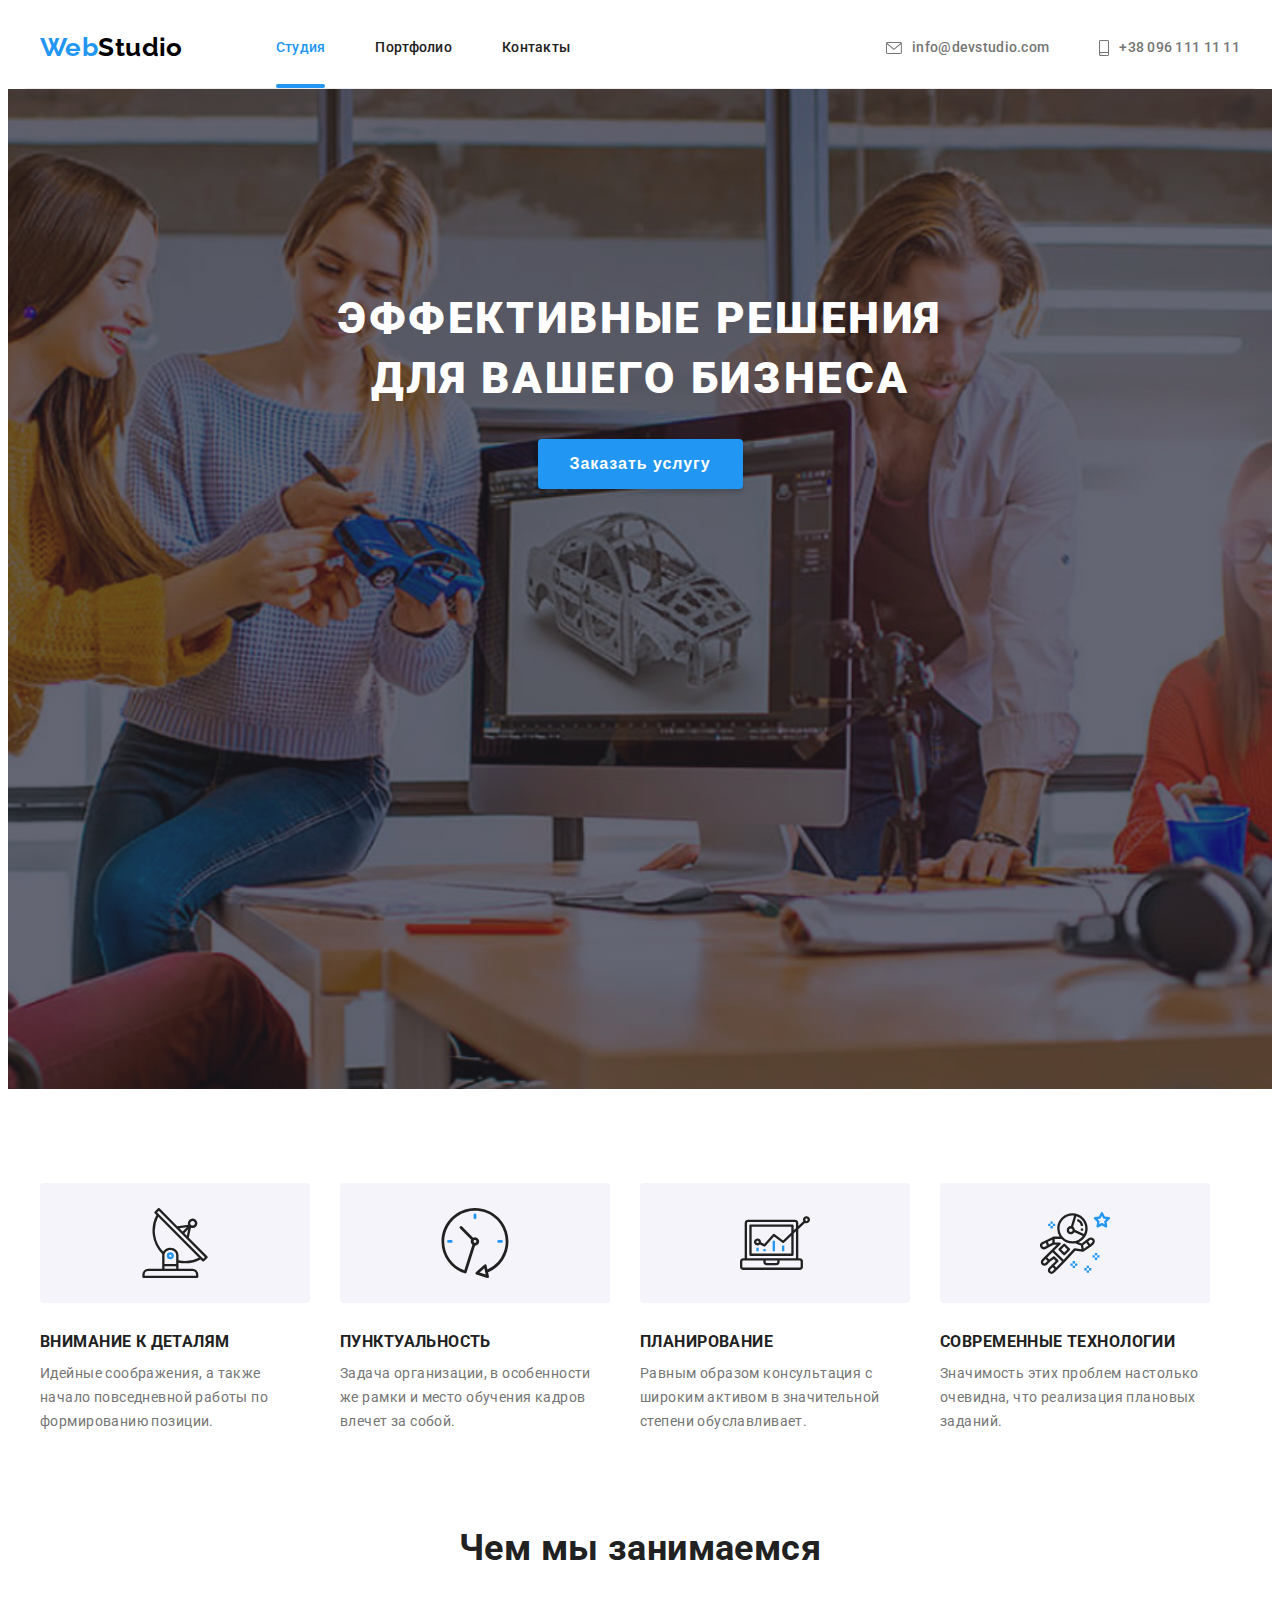
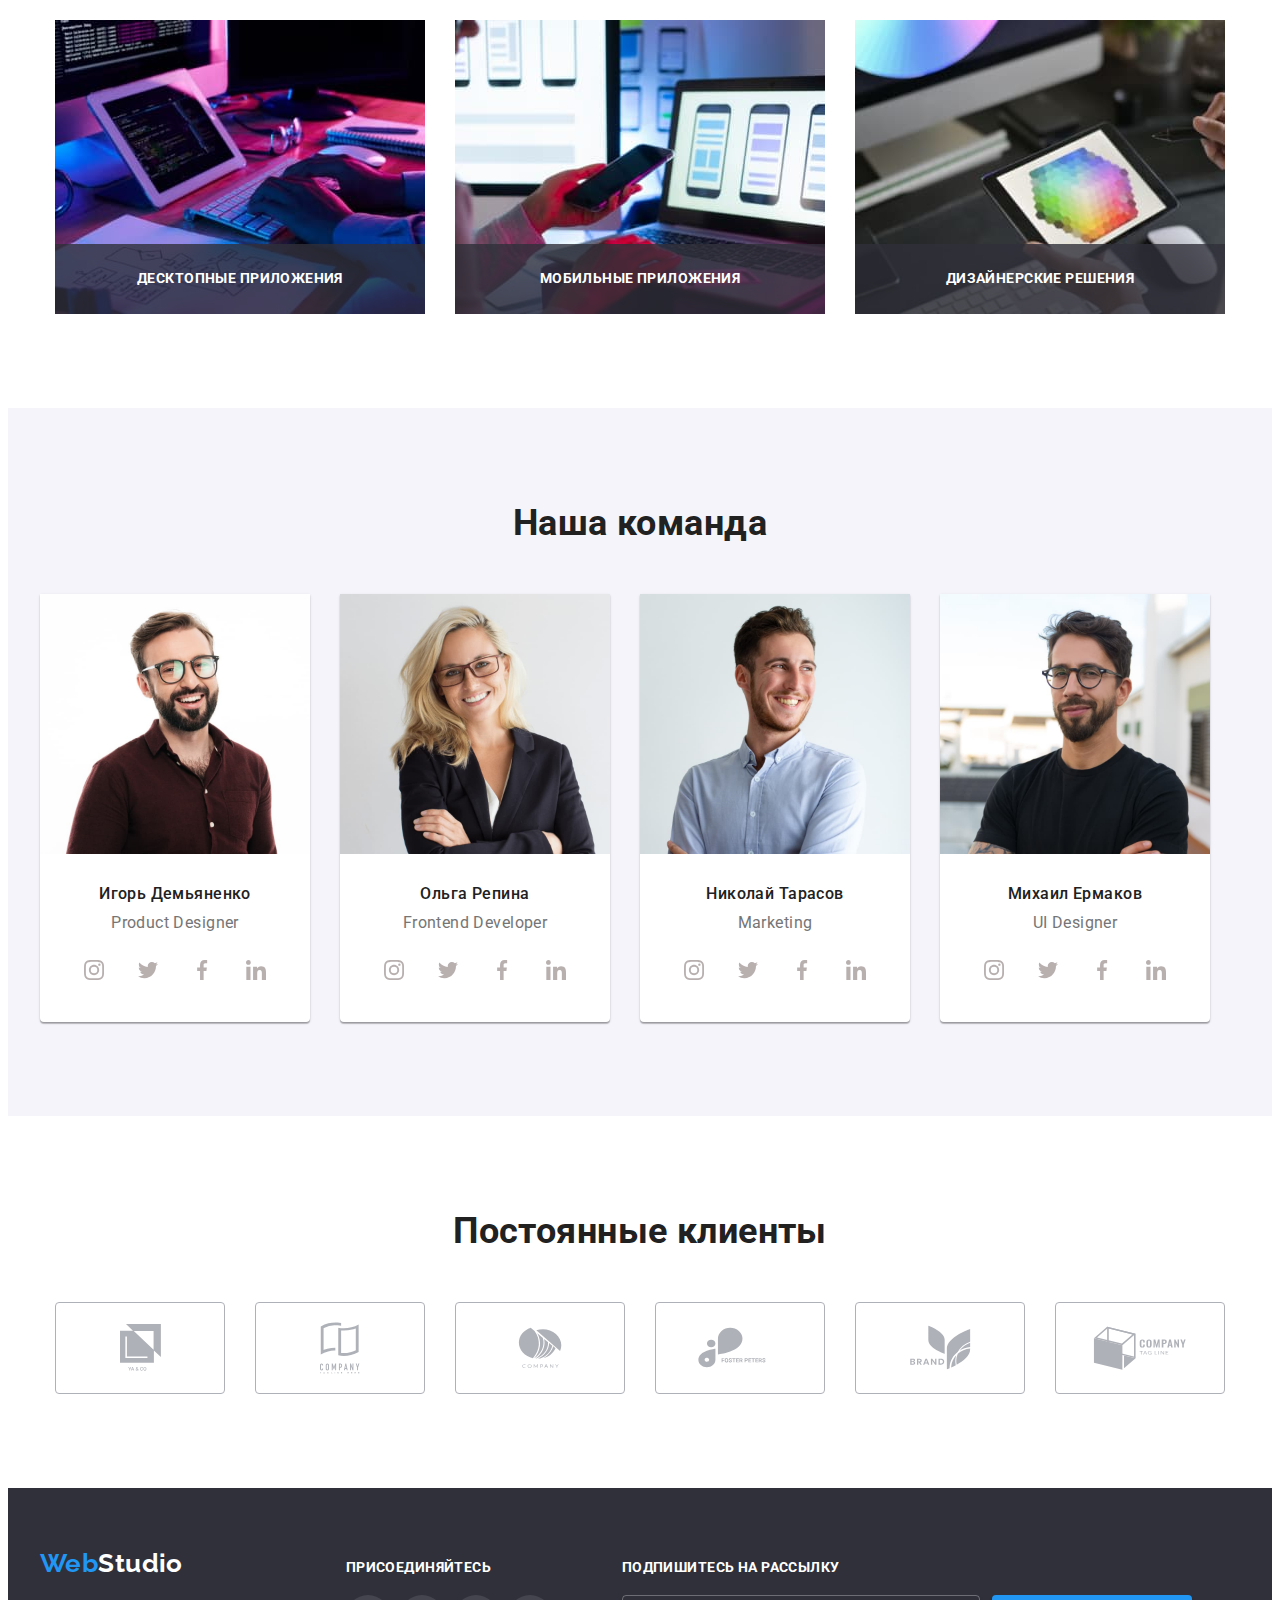
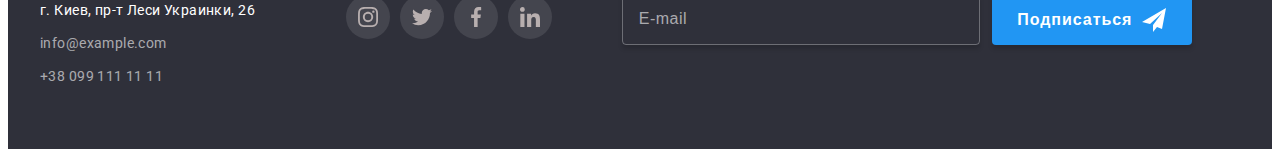
<file: index.html>
<!DOCTYPE html>
<html lang="ru">
  <head>
    <meta charset="UTF-8" />
    <meta http-equiv="X-UA-Compatible" content="IE=edge" />
    <meta name="viewport" content="width=device-width, initial-scale=1.0" />
    <title>Studio</title>
    <link
      rel="stylesheet"
      href="https://cdnjs.cloudflare.com/ajax/libs/modern-normalize/1.1.0/modern-normalize.min.css"
      integrity="sha512-wpPYUAdjBVSE4KJnH1VR1HeZfpl1ub8YT/NKx4PuQ5NmX2tKuGu6U/JRp5y+Y8XG2tV+wKQpNHVUX03MfMFn9Q=="
      crossorigin="anonymous"
      referrerpolicy="no-referrer"
    />
    <link rel="preconnect" href="https://fonts.googleapis.com" />
    <link rel="preconnect" href="https://fonts.gstatic.com" crossorigin />
    <link
      href="https://fonts.googleapis.com/css2?family=Raleway:wght@700&family=Roboto:wght@400;500;700;900&display=swap"
      rel="stylesheet"
    />
    <link rel="stylesheet" href="./css/style.css" />
  </head>
  <body>
    <!-- шапка сайта -->
    <header class="header">
      <div class="conteiner header-conteiner">
        <nav class="nav">
          <a href="./index.html" lang="en" class="logo link"
            ><span class="logo-web">Web</span>Studio</a
          >
          <ul class="nav-list list">
            <li class="item">
              <a href="./index.html" class="link current">Студия</a>
            </li>
            <li class="item">
              <a href="./portfolio.html" class="link">Портфолио</a>
            </li>
            <li class="item"><a href="" class="link">Контакты</a></li>
          </ul>
        </nav>

        <ul class="contact list">
          <li class="item">
            <a href="mailto:info@devstudio.com" class="link">
              <svg class="icon contact-icon" width="16" height="12">
                <use href="./images/icons.svg#icon-envelope"></use>
              </svg>
              info@devstudio.com</a
            >
          </li>
          <li class="item">
            <a href="tel:+380961111111" class="link">
              <svg class="icon contact-icon" width="10" height="16">
                <use href="./images/icons.svg#icon-smartphone"></use>
              </svg>
              +38 096 111 11 11</a
            >
          </li>
        </ul>
      </div>
    </header>
    <!-- осн контент -->
    <main>
      <!-- банер герой -->
      <section class="hero section">
        <div class="conteiner">
          <h1 class="hero-title">
            Эффективные решения <br />
            для вашего бизнеса
          </h1>
          <button type="button" class="hero-btn" data-modal-open>
            Заказать услугу
          </button>
        </div>
      </section>

      <!-- особенности -->
      <section class="identity section">
        <div class="conteiner">
          <h2 class="identity-title-hidden" hidden>Особенности</h2>
          <ul class="identity-list list">
            <li class="item">
              <div class="conteiner-icon">
                <svg class="identity-icon">
                  <use href="./images/icons.svg#icon-antenna-1"></use>
                </svg>
              </div>
              <h3 class="identity-title">Внимание к деталям</h3>
              <p>
                Идейные соображения, а также начало повседневной работы по
                формированию позиции.
              </p>
            </li>
            <li class="item">
              <div class="conteiner-icon">
                <svg class="identity-icon">
                  <use href="./images/icons.svg#icon-clock-1"></use>
                </svg>
              </div>
              <h3 class="identity-title">Пунктуальность</h3>
              <p>
                Задача организации, в особенности же рамки и место обучения
                кадров влечет за собой.
              </p>
            </li>
            <li class="item">
              <div class="conteiner-icon">
                <svg class="identity-icon">
                  <use href="./images/icons.svg#icon-diagram-1"></use>
                </svg>
              </div>
              <h3 class="identity-title">Планирование</h3>
              <p>
                Равным образом консультация с широким активом в значительной
                степени обуславливает.
              </p>
            </li>
            <li class="item">
              <div class="conteiner-icon">
                <svg class="identity-icon">
                  <use href="./images/icons.svg#icon-astronaut-1"></use>
                </svg>
              </div>
              <h3 class="identity-title">Современные технологии</h3>
              <p>
                Значимость этих проблем настолько очевидна, что реализация
                плановых заданий.
              </p>
            </li>
          </ul>
        </div>
      </section>

      <!-- чем мы занимаемся -->
      <section class="our-work section">
        <div class="conteiner">
          <h2 class="work-title title">Чем мы занимаемся</h2>
          <ul class="work-list list">
            <li class="item">
              <img
                src="./images/what-we-are-doing/box1.jpg"
                alt="создание кода"
                width="370px"
                height="294px"
              />
              <p class="description">Десктопные приложения</p>
            </li>
            <li class="item">
              <img
                src="./images/what-we-are-doing/box2.jpg"
                alt="синхронизация устройств"
                width="370px"
                height="294px"
              />
              <p class="description">Мобильные приложения</p>
            </li>
            <li class="item">
              <img
                src="./images/what-we-are-doing/box3.jpg"
                alt="цветовая палитра"
                width="370px"
                height="294px"
              />
              <p class="description">Дизайнерские решения</p>
            </li>
          </ul>
        </div>
      </section>

      <!-- Наша команда -->
      <section class="command section">
        <div class="conteiner">
          <h2 class="command-title title">Наша команда</h2>
          <ul class="command-list list">
            <li class="item">
              <img
                src="./images/teams/igor.jpg"
                alt="Игорь Демьяненко"
                width="270"
                height="260"
              />
              <div class="command-list-content">
                <h3 class="command-name">Игорь Демьяненко</h3>
                <p lang="en">Product Designer</p>
                <ul class="social-link-list list">
                  <li class="social-link-items">
                    <a href="" class="socail-link">
                      <svg class="social-link-icon">
                        <use href="./images/icons.svg#icon-instagram-2"></use>
                      </svg>
                    </a>
                  </li>
                  <li class="social-link-items">
                    <a href="" class="socail-link">
                      <svg class="social-link-icon">
                        <use href="./images/icons.svg#icon-twitter-1"></use>
                      </svg>
                    </a>
                  </li>
                  <li class="social-link-items">
                    <a href="" class="socail-link">
                      <svg class="social-link-icon">
                        <use href="./images/icons.svg#icon-facebook-1"></use>
                      </svg>
                    </a>
                  </li>
                  <li class="social-link-items">
                    <a href="" class="socail-link">
                      <svg class="social-link-icon">
                        <use href="./images/icons.svg#icon-linkedin-1"></use>
                      </svg>
                    </a>
                  </li>
                </ul>
              </div>
            </li>
            <li class="item">
              <img
                src="./images/teams/olga.jpg"
                alt="Ольга Репина"
                width="270"
                height="260"
              />
              <div class="command-list-content">
                <h3 class="command-name">Ольга Репина</h3>
                <p lang="en">Frontend Developer</p>
                <ul class="social-link-list list">
                  <li class="social-link-items">
                    <a href="" class="socail-link">
                      <svg class="social-link-icon">
                        <use href="./images/icons.svg#icon-instagram-2"></use>
                      </svg>
                    </a>
                  </li>
                  <li class="social-link-items">
                    <a href="" class="socail-link">
                      <svg class="social-link-icon">
                        <use href="./images/icons.svg#icon-twitter-1"></use>
                      </svg>
                    </a>
                  </li>
                  <li class="social-link-items">
                    <a href="" class="socail-link">
                      <svg class="social-link-icon">
                        <use href="./images/icons.svg#icon-facebook-1"></use>
                      </svg>
                    </a>
                  </li>
                  <li class="social-link-items">
                    <a href="" class="socail-link">
                      <svg class="social-link-icon">
                        <use href="./images/icons.svg#icon-linkedin-1"></use>
                      </svg>
                    </a>
                  </li>
                </ul>
              </div>
            </li>
            <li class="item">
              <img
                src="./images/teams/nicolay.jpg"
                alt="Николай Тарасов"
                width="270"
                height="260"
              />
              <div class="command-list-content">
                <h3 class="command-name">Николай Тарасов</h3>
                <p lang="en">Marketing</p>
                <ul class="social-link-list list">
                  <li class="social-link-items">
                    <a href="" class="socail-link">
                      <svg class="social-link-icon">
                        <use href="./images/icons.svg#icon-instagram-2"></use>
                      </svg>
                    </a>
                  </li>
                  <li class="social-link-items">
                    <a href="" class="socail-link">
                      <svg class="social-link-icon">
                        <use href="./images/icons.svg#icon-twitter-1"></use>
                      </svg>
                    </a>
                  </li>
                  <li class="social-link-items">
                    <a href="" class="socail-link">
                      <svg class="social-link-icon">
                        <use href="./images/icons.svg#icon-facebook-1"></use>
                      </svg>
                    </a>
                  </li>
                  <li class="social-link-items">
                    <a href="" class="socail-link">
                      <svg class="social-link-icon">
                        <use href="./images/icons.svg#icon-linkedin-1"></use>
                      </svg>
                    </a>
                  </li>
                </ul>
              </div>
            </li>
            <li class="item">
              <img
                src="./images/teams/michael.jpg"
                alt="Михаил Ермаков"
                width="270"
                height="260"
              />
              <div class="command-list-content">
                <h3 class="command-name">Михаил Ермаков</h3>
                <p lang="en">UI Designer</p>
                <ul class="social-link-list list">
                  <li class="social-link-items">
                    <a href="" class="socail-link">
                      <svg class="social-link-icon">
                        <use href="./images/icons.svg#icon-instagram-2"></use>
                      </svg>
                    </a>
                  </li>
                  <li class="social-link-items">
                    <a href="" class="socail-link">
                      <svg class="social-link-icon">
                        <use href="./images/icons.svg#icon-twitter-1"></use>
                      </svg>
                    </a>
                  </li>
                  <li class="social-link-items">
                    <a href="" class="socail-link">
                      <svg class="social-link-icon">
                        <use href="./images/icons.svg#icon-facebook-1"></use>
                      </svg>
                    </a>
                  </li>
                  <li class="social-link-items">
                    <a href="" class="socail-link">
                      <svg class="social-link-icon">
                        <use href="./images/icons.svg#icon-linkedin-1"></use>
                      </svg>
                    </a>
                  </li>
                </ul>
              </div>
            </li>
          </ul>
        </div>
      </section>

      <!-- Наши клиенты -->
      <section class="clients section">
        <div class="conteiner">
          <h2 class="clients-title title">Постоянные клиенты</h2>
          <ul class="clients-list list">
            <li class="clients-list-item">
              <a href="" class="clients-link">
                <svg class="clients-logo" width="41px" height="47px">
                  <use href="./images/icons.svg#icon-group"></use>
                </svg>
              </a>
            </li>
            <li class="clients-list-item">
              <a href="" class="clients-link">
                <svg class="clients-logo" width="40px" height="52px">
                  <use href="./images/icons.svg#icon-group-1"></use>
                </svg>
              </a>
            </li>
            <li class="clients-list-item">
              <a href="" class="clients-link">
                <svg class="clients-logo" width="44px" height="41px">
                  <use href="./images/icons.svg#icon-group-2"></use>
                </svg>
              </a>
            </li>
            <li class="clients-list-item">
              <a href="" class="clients-link">
                <svg class="clients-logo" width="84px" height="41px">
                  <use href="./images/icons.svg#icon-group-3"></use>
                </svg>
              </a>
            </li>
            <li class="clients-list-item">
              <a href="" class="clients-link">
                <svg class="clients-logo" width="63px" height="45px">
                  <use href="./images/icons.svg#icon-group-4"></use>
                </svg>
              </a>
            </li>
            <li class="clients-list-item">
              <a href="" class="clients-link">
                <svg class="clients-logo" width="94px" height="44px">
                  <use href="./images/icons.svg#icon-group-5"></use>
                </svg>
              </a>
            </li>
          </ul>
        </div>
      </section>
    </main>
    <!--------------------------- подвал ------------------->
    <footer class="footer">
      <div class="footer-content conteiner">
        <div class="left-size">
          <a href="./index.html" lang="en" class="logo link"
            ><span class="logo-web">Web</span>Studio</a
          >
          <address class="address">
            <ul class="address-list list">
              <li class="item">
                <a
                  href="https://goo.gl/maps/Tfscf3zxBCujbscF6"
                  target="_blank"
                  rel="noopener noroferrer"
                  class="map link"
                  >г. Киев, пр-т Леси Украинки, 26</a
                >
              </li>
              <li class="item">
                <a href="mailto:info@example.com" class="link"
                  >info@example.com</a
                >
              </li>
              <li class="item">
                <a href="tel:+380991111111" class="link">+38 099 111 11 11</a>
              </li>
            </ul>
          </address>
        </div>
        <div class="right-size">
          <p class="footer-text">присоединяйтесь</p>
          <ul class="social-link-list list">
            <li class="social-link-items">
              <a href="" class="socail-link">
                <svg class="social-link-icon">
                  <use href="./images/icons.svg#icon-instagram-2"></use>
                </svg>
              </a>
            </li>
            <li class="social-link-items">
              <a href="" class="socail-link">
                <svg class="social-link-icon">
                  <use href="./images/icons.svg#icon-twitter-1"></use>
                </svg>
              </a>
            </li>
            <li class="social-link-items">
              <a href="" class="socail-link">
                <svg class="social-link-icon">
                  <use href="./images/icons.svg#icon-facebook-1"></use>
                </svg>
              </a>
            </li>
            <li class="social-link-items">
              <a href="" class="socail-link">
                <svg class="social-link-icon">
                  <use href="./images/icons.svg#icon-linkedin-1"></use>
                </svg>
              </a>
            </li>
          </ul>
        </div>
        <div class="for-mail">
          <form class="footer-form">
            <label class="footer-text" for="footer-email"
              >Подпишитесь на рассылку</label
            >
            <div class="footer-form-mail">
              <input
                class="footer-email"
                type="email"
                placeholder="E-mail"
                name="user-email"
                id="footer-email"
              />
              <button type="submit" class="footer-form-btn">
                Подписаться
                <svg class="form-btn-icon" width="24" height="24">
                  <use
                    class="send-icon"
                    href="./images/icons.svg#icon-icon-send"
                  ></use>
                </svg>
              </button>
            </div>
          </form>
        </div>
      </div>
    </footer>

    <!-- модальное окно -->
    <div class="backdrop is-hidden" data-modal>
      <div class="modal-window">
        <button
          type="button"
          class="close-button"
          aria-label="close"
          data-modal-close
        >
          <svg class="close-button-icon">
            <use href="./images/icons.svg#icon-close"></use>
          </svg>
        </button>

        <p class="modal-window-text">Оставьте свои данные, мы вам перезвоним</p>

        <form action="" class="modal-window-form">
          <label for="user-name" class="modal-form-textlabel">Имя</label>
          <div class="modal-form-wrap">
            <input
              class="modal-form-input"
              type="text"
              id="user-name"
              name="user-name"
              required
              minlength="2"
              pattern="^[A-Za-zА-Яа-яЁё]+$"
              title="Пример: Александра"
            />
            <svg class="modal-form-icon" width="18" height="18">
              <use href="./images/icons.svg#icon-person"></use>
            </svg>
          </div>

          <label for="user-phone" class="modal-form-textlabel">Телефон</label>
          <div class="modal-form-wrap">
            <input
              class="modal-form-input"
              type="tel"
              name="user-phone"
              id="user-phone"
              required
              pattern="[0-9]{10}"
              title="0931112233"
            />
            <svg class="modal-form-icon" width="18" height="18">
              <use href="./images/icons.svg#icon-phone"></use>
            </svg>
          </div>

          <label for="user-email" class="modal-form-textlabel">Почта</label>
          <div class="modal-form-wrap">
            <input
              class="modal-form-input"
              type="email"
              name="user-email"
              id="user-email"
            />
            <svg class="modal-form-icon" width="18" height="18">
              <use href="./images/icons.svg#icon-email"></use>
            </svg>
          </div>

          <label for="user-comment" class="modal-form-textlabel"
            >Комментарии</label
          >
          <textarea
            class="modal-form-comment"
            name="user-comment"
            id="user-comment"
            placeholder="Введите текст"
          ></textarea>

          <input
            type="checkbox"
            id="agree-form"
            class="agree-form-checkbox visually-hidden"
            required
          />
          <label for="agree-form" class="agree-form-text"
            >Соглашаюсь с рассылкой и принимаю&nbsp;
            <a href="" class="modal-form-link">Условия договора</a></label
          >

          <button type="submit" class="modal-form-btn">Отправить</button>
        </form>
      </div>
    </div>

    <script src="./js/modal.js"></script>
  </body>
</html>
</file>
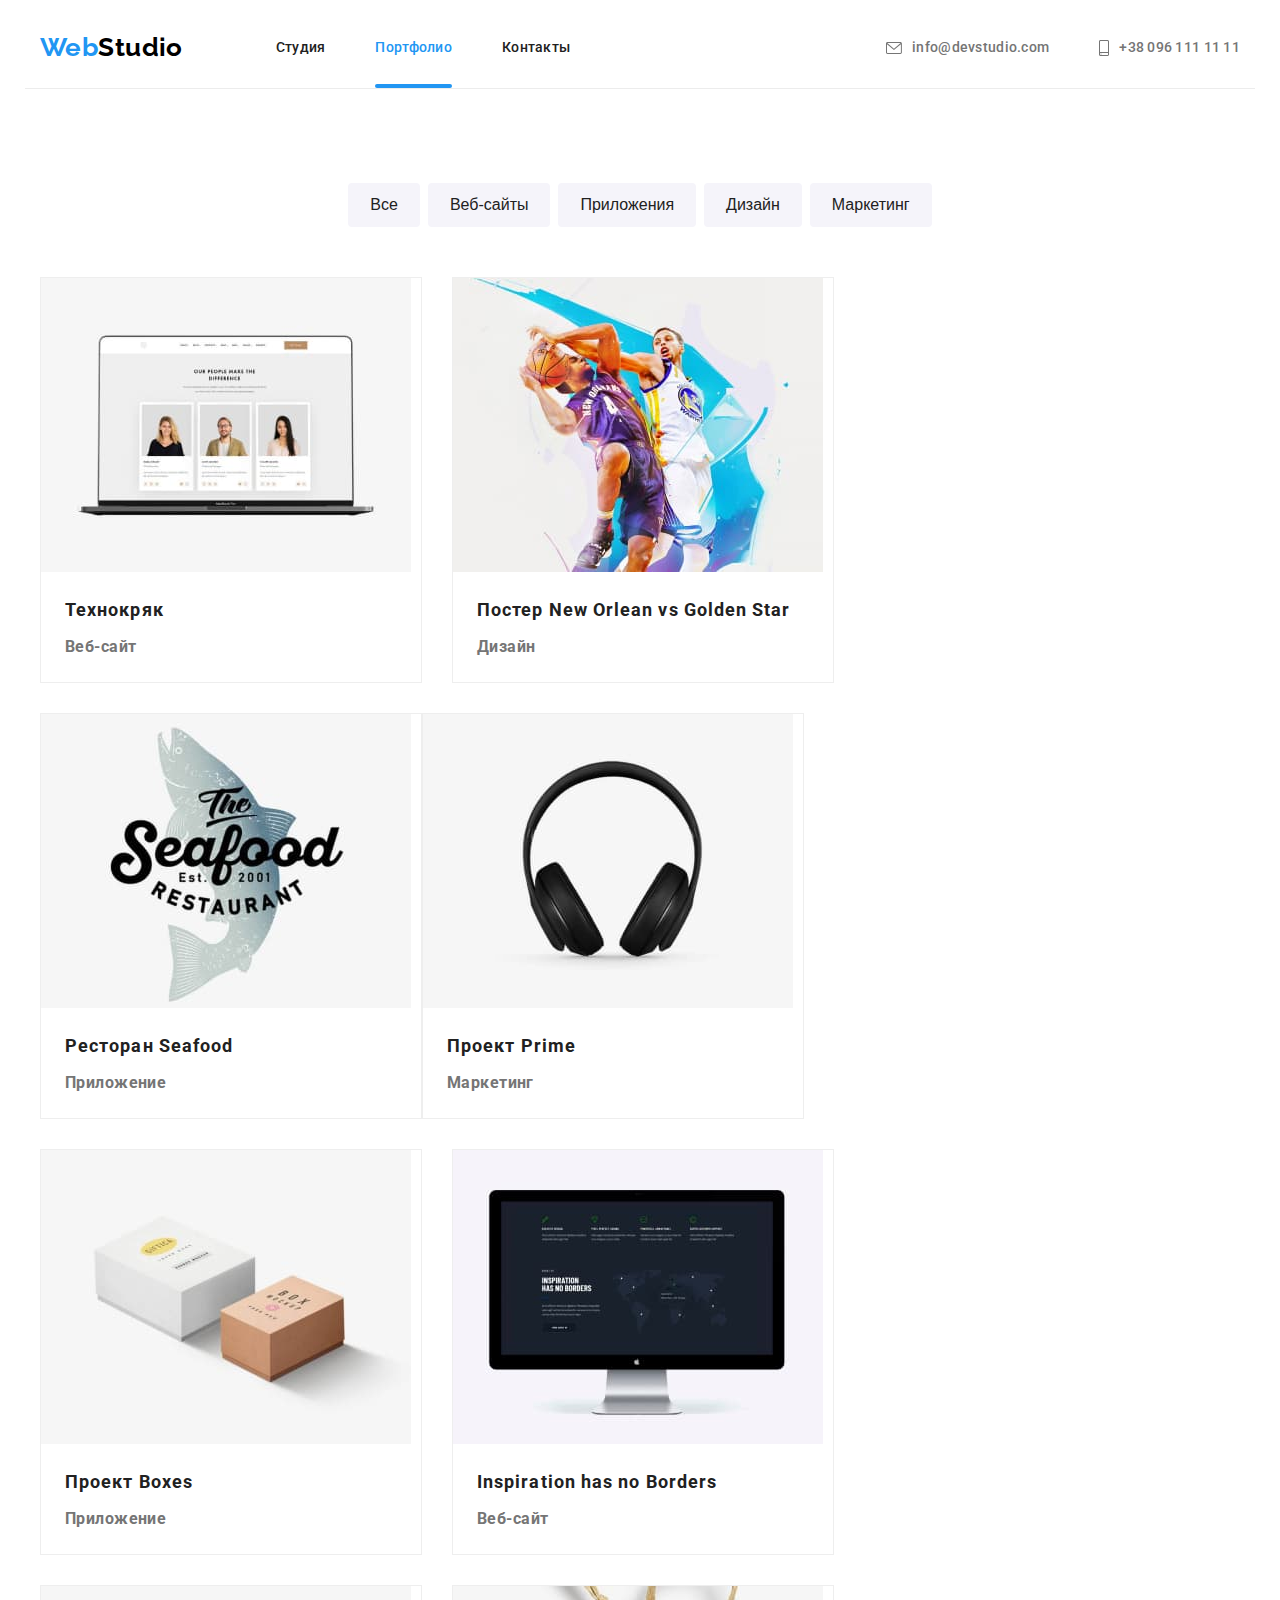
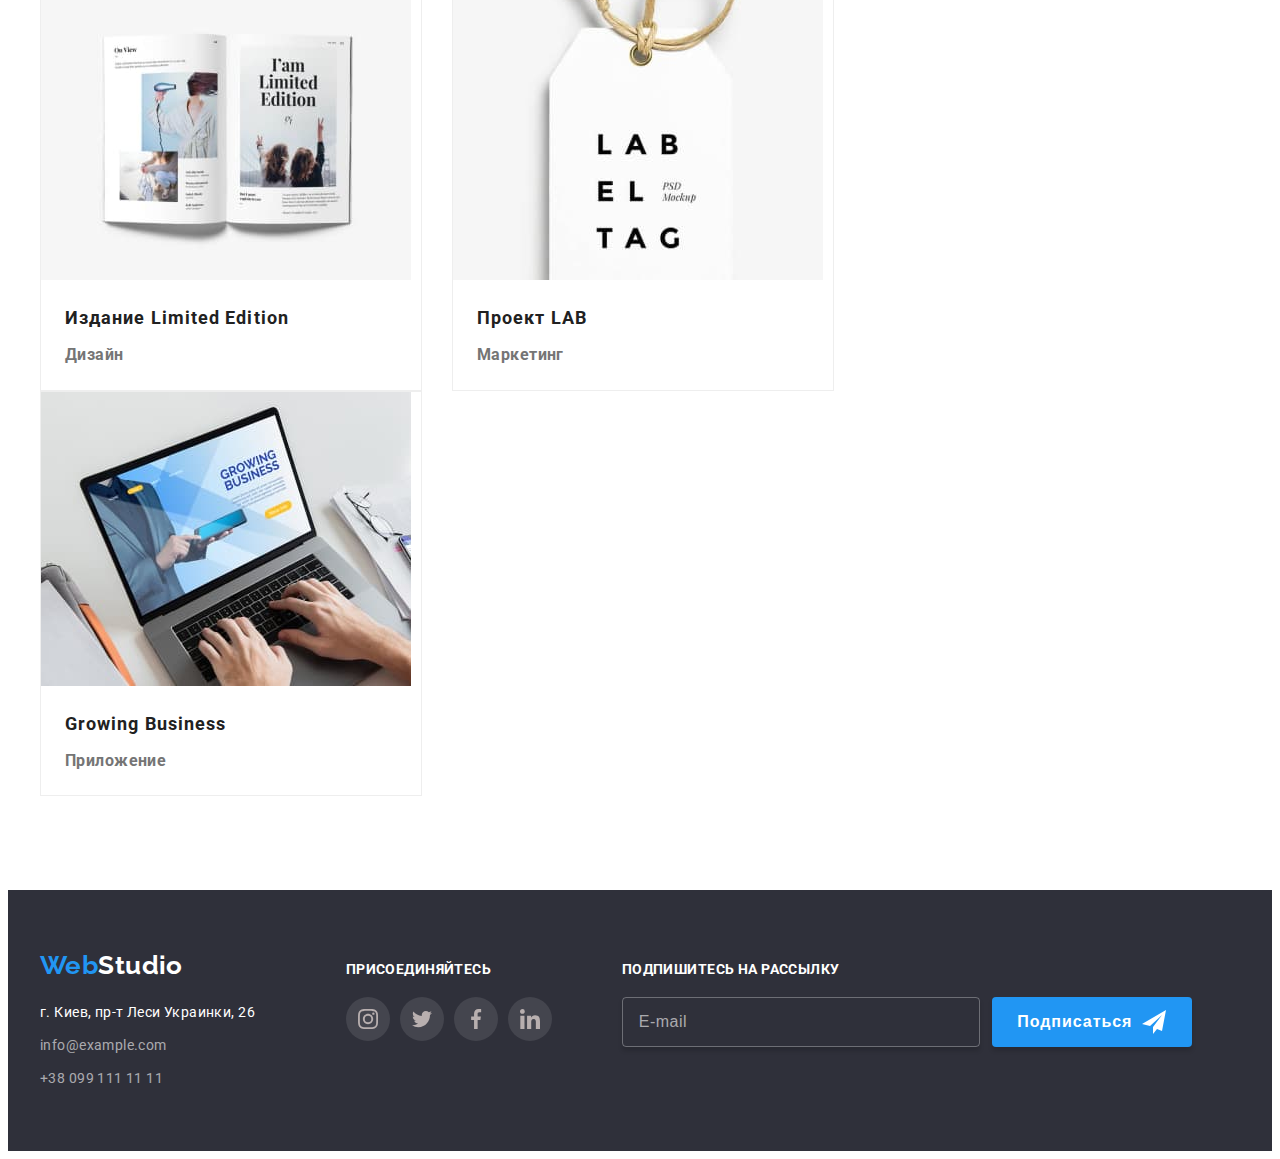
<file: portfolio.html>
<!DOCTYPE html>
<html lang="ru">
  <head>
    <meta charset="UTF-8" />
    <meta http-equiv="X-UA-Compatible" content="IE=edge" />
    <meta name="viewport" content="width=device-width, initial-scale=1.0" />
    <title>Portfolio</title>
    <link
      rel="stylesheet"
      href="https://cdnjs.cloudflare.com/ajax/libs/modern-normalize/1.1.0/modern-normalize.min.css"
      integrity="sha512-wpPYUAdjBVSE4KJnH1VR1HeZfpl1ub8YT/NKx4PuQ5NmX2tKuGu6U/JRp5y+Y8XG2tV+wKQpNHVUX03MfMFn9Q=="
      crossorigin="anonymous"
      referrerpolicy="no-referrer"
    />
    <link rel="preconnect" href="https://fonts.googleapis.com" />
    <link rel="preconnect" href="https://fonts.gstatic.com" crossorigin />
    <link
      href="https://fonts.googleapis.com/css2?family=Raleway:wght@700&family=Roboto:wght@400;500;700;900&display=swap"
      rel="stylesheet"
    />
    <link rel="stylesheet" href="./css/style.css" />
  </head>
  <body>
    <!-- шапка сайта -->
    <header class="header">
      <div class="conteiner header-conteiner">
        <nav class="nav">
          <a href="./index.html" lang="en" class="logo link"
            ><span class="logo-web">Web</span>Studio</a
          >
          <ul class="nav-list list">
            <li class="item">
              <a href="./index.html" class="link">Студия</a>
            </li>
            <li class="item">
              <a href="./portfolio.html" class="link current">Портфолио</a>
            </li>
            <li class="item"><a href="" class="link">Контакты</a></li>
          </ul>
        </nav>

        <ul class="contact list">
          <li class="item">
            <a href="mailto:info@devstudio.com" class="link">
              <svg class="icon contact-icon" width="16" height="12">
                <use href="./images/icons.svg#icon-envelope"></use>
              </svg>
              info@devstudio.com</a
            >
          </li>
          <li class="item">
            <a href="tel:+380961111111" class="link">
              <svg class="icon contact-icon" width="10" height="16">
                <use href="./images/icons.svg#icon-smartphone"></use>
              </svg>
              +38 096 111 11 11</a
            >
          </li>
        </ul>
      </div>
    </header>
    <!-- основной контент -->
    <main>
      <section class="portfolio section">
        <div class="conteiner">
          <h1 hidden>portfolio</h1>

          <!-- фильтры -->
          <div class="filtr">
            <ul class="filtr-btn list">
              <li class="item">
                <button type="button" class="btn-item">Все</button>
              </li>
              <li class="item">
                <button type="button" class="btn-item">Веб-сайты</button>
              </li>
              <li class="item">
                <button type="button" class="btn-item">Приложения</button>
              </li>
              <li class="item">
                <button type="button" class="btn-item">Дизайн</button>
              </li>
              <li class="item">
                <button type="button" class="btn-item">Маркетинг</button>
              </li>
            </ul>
          </div>

          <!-- карточки портфолио -->
          <div class="card">
            <ul class="card-list list">
              <li class="item">
                <a href="" class="card-link link">
                  <div class="card-image">
                    <p class="preview-card">
                      Технокряк это современная площадка распространения
                      коронавируса. Компании используют эту платформу для
                      цифрового шпионажа и атак на защищённые сервера
                      конкурентов.
                    </p>

                    <img
                      src="./images/portfolio/img.jpg"
                      alt="компьютер"
                      class="card-img"
                      width="370px"
                      height="294px"
                    />
                  </div>
                  <div class="card-content">
                    <h2 class="card-title">Технокряк</h2>
                    <h3 class="card-ftr">Веб-сайт</h3>
                  </div>
                </a>
              </li>

              <li class="item">
                <a href="" class="card-link link">
                  <div class="card-image">
                    <p class="preview-card">
                      Lorem ipsum dolor sit amet consectetur adipisicing elit.
                      Qui et explicabo delectus eligendi molestias atque maiores
                      temporibus quia? Reprehenderit odit hic illo minima, eaque
                      velit nobis dolor. Accusantium, quo consequatur.
                    </p>
                    <img
                      src="./images/portfolio/img-2.jpg"
                      alt="баскетболисты"
                      class="card-img"
                      width="370px"
                      height="294px"
                    />
                  </div>
                  <div class="card-content">
                    <h2 class="card-title">
                      Постер <span lang="en"> New Orlean vs Golden Star</span>
                    </h2>
                    <h3 class="card-ftr">Дизайн</h3>
                  </div>
                </a>
              </li>
              <li class="item">
                <a href="" class="card-link link">
                  <div class="card-image">
                    <p class="preview-card">
                      Lorem ipsum dolor sit amet consectetur adipisicing elit.
                      Qui et explicabo delectus eligendi molestias atque maiores
                      temporibus quia? Reprehenderit odit hic illo minima, eaque
                      velit nobis dolor. Accusantium, quo consequatur.
                    </p>
                    <img
                      src="./images/portfolio/img-3.jpg"
                      alt="постер"
                      class="card-img"
                      width="370px"
                      height="294px"
                    />
                  </div>
                  <div class="card-content">
                    <h2 class="card-title">
                      Ресторан <span lang="en">Seafood</span>
                    </h2>
                    <h3 class="card-ftr">Приложение</h3>
                  </div>
                </a>
              </li>
              <li class="item">
                <a href="" class="card-link link">
                  <div class="card-image">
                    <p class="preview-card">
                      Lorem ipsum dolor sit amet consectetur adipisicing elit.
                      Qui et explicabo delectus eligendi molestias atque maiores
                      temporibus quia? Reprehenderit odit hic illo minima, eaque
                      velit nobis dolor. Accusantium, quo consequatur.
                    </p>
                    <img
                      src="./images/portfolio/img-4.jpg"
                      alt="наушники"
                      class="card-img"
                      width="370px"
                      height="294px"
                    />
                  </div>
                  <div class="card-content">
                    <h2 class="card-title">
                      Проект <span lang="en">Prime</span>
                    </h2>
                    <h3 class="card-ftr">Маркетинг</h3>
                  </div>
                </a>
              </li>
              <li class="item">
                <a href="" class="card-link link">
                  <div class="card-image">
                    <p class="preview-card">
                      Lorem ipsum dolor sit amet consectetur adipisicing elit.
                      Qui et explicabo delectus eligendi molestias atque maiores
                      temporibus quia? Reprehenderit odit hic illo minima, eaque
                      velit nobis dolor. Accusantium, quo consequatur.
                    </p>
                    <img
                      src="./images/portfolio/img-5.jpg"
                      alt="две коробки"
                      class="card-img"
                      width="370px"
                      height="294px"
                    />
                  </div>
                  <div class="card-content">
                    <h2 class="card-title">
                      Проект <span lang="en">Boxes</span>
                    </h2>
                    <h3 class="card-ftr">Приложение</h3>
                  </div>
                </a>
              </li>
              <li class="item">
                <a href="" class="card-link link">
                  <div class="card-image">
                    <p class="preview-card">
                      Lorem ipsum dolor sit amet consectetur adipisicing elit.
                      Qui et explicabo delectus eligendi molestias atque maiores
                      temporibus quia? Reprehenderit odit hic illo minima, eaque
                      velit nobis dolor. Accusantium, quo consequatur.
                    </p>
                    <img
                      src="./images/portfolio/img-6.jpg"
                      alt="монитор"
                      class="card-img"
                      width="370px"
                      height="294px"
                    />
                  </div>
                  <div class="card-content">
                    <h2 class="card-title" lang="en">
                      Inspiration has no Borders
                    </h2>
                    <h3 class="card-ftr">Веб-сайт</h3>
                  </div>
                </a>
              </li>
              <li class="item">
                <a href="" class="card-link link">
                  <div class="card-image">
                    <p class="preview-card">
                      Lorem ipsum dolor sit amet consectetur adipisicing elit.
                      Qui et explicabo delectus eligendi molestias atque maiores
                      temporibus quia? Reprehenderit odit hic illo minima, eaque
                      velit nobis dolor. Accusantium, quo consequatur.
                    </p>
                    <img
                      src="./images/portfolio/img-7.jpg"
                      alt="книга"
                      class="card-img"
                      width="370px"
                      height="294px"
                    />
                  </div>
                  <div class="card-content">
                    <h2 class="card-title">
                      Издание <span lang="en">Limited Edition</span>
                    </h2>
                    <h3 class="card-ftr">Дизайн</h3>
                  </div>
                </a>
              </li>
              <li class="item">
                <a href="" class="card-link link">
                  <div class="card-image">
                    <p class="preview-card">
                      Lorem ipsum dolor sit amet consectetur adipisicing elit.
                      Qui et explicabo delectus eligendi molestias atque maiores
                      temporibus quia? Reprehenderit odit hic illo minima, eaque
                      velit nobis dolor. Accusantium, quo consequatur.
                    </p>
                    <img
                      src="./images/portfolio/img-8.jpg"
                      alt="лейбл"
                      class="card-img"
                      width="370px"
                      height="294px"
                    />
                  </div>
                  <div class="card-content">
                    <h2 class="card-title">
                      Проект <span lang="en">LAB </span>
                    </h2>
                    <h3 class="card-ftr">Маркетинг</h3>
                  </div>
                </a>
              </li>
              <li class="item">
                <a href="" class="card-link link">
                  <div class="card-image">
                    <p class="preview-card">
                      Lorem ipsum dolor sit amet consectetur adipisicing elit.
                      Qui et explicabo delectus eligendi molestias atque maiores
                      temporibus quia? Reprehenderit odit hic illo minima, eaque
                      velit nobis dolor. Accusantium, quo consequatur.
                    </p>
                    <img
                      src="./images/portfolio/img-9.jpg"
                      alt="ноубук"
                      class="card-img"
                      width="370px"
                      height="294px"
                    />
                  </div>
                  <div class="card-content">
                    <h2 class="card-title" lang="en">Growing Business</h2>
                    <h3 class="card-ftr">Приложение</h3>
                  </div>
                </a>
              </li>
            </ul>
          </div>
        </div>
      </section>
    </main>
    <!-- подвал -->
    <footer class="footer">
      <div class="footer-content conteiner">
        <div class="left-size">
          <a href="./index.html" lang="en" class="logo link"
            ><span class="logo-web">Web</span>Studio</a
          >
          <address class="address">
            <ul class="address-list list">
              <li class="item">
                <a
                  href="https://goo.gl/maps/Tfscf3zxBCujbscF6"
                  target="_blank"
                  rel="noopener noroferrer"
                  class="map link"
                  >г. Киев, пр-т Леси Украинки, 26</a
                >
              </li>
              <li class="item">
                <a href="mailto:info@example.com" class="link"
                  >info@example.com</a
                >
              </li>
              <li class="item">
                <a href="tel:+380991111111" class="link">+38 099 111 11 11</a>
              </li>
            </ul>
          </address>
        </div>
        <div class="right-size">
          <p class="footer-text">присоединяйтесь</p>
          <ul class="social-link-list list">
            <li class="social-link-items">
              <a href="" class="socail-link">
                <svg class="social-link-icon">
                  <use href="./images/icons.svg#icon-instagram-2"></use>
                </svg>
              </a>
            </li>
            <li class="social-link-items">
              <a href="" class="socail-link">
                <svg class="social-link-icon">
                  <use href="./images/icons.svg#icon-twitter-1"></use>
                </svg>
              </a>
            </li>
            <li class="social-link-items">
              <a href="" class="socail-link">
                <svg class="social-link-icon">
                  <use href="./images/icons.svg#icon-facebook-1"></use>
                </svg>
              </a>
            </li>
            <li class="social-link-items">
              <a href="" class="socail-link">
                <svg class="social-link-icon">
                  <use href="./images/icons.svg#icon-linkedin-1"></use>
                </svg>
              </a>
            </li>
          </ul>
        </div>
        <div class="for-mail">
          <form class="footer-form">
            <label class="footer-text" for="footer-email"
              >Подпишитесь на рассылку</label
            >
            <div class="footer-form-mail">
              <input
                class="footer-email"
                type="email"
                placeholder="E-mail"
                name="user-email"
                id="footer-email"
              />
              <button type="submit" class="footer-form-btn">
                Подписаться
                <svg class="form-btn-icon" width="24" height="24">
                  <use
                    class="send-icon"
                    href="./images/icons.svg#icon-icon-send"
                  ></use>
                </svg>
              </button>
            </div>
          </form>
        </div>
      </div>
    </footer>
  </body>
</html>
</file>
<file: css/style.css>
:root {
  --title-color: #212121;
  --main-color: #757575;
  --acent-color: #2196f3;
  --main-text-font: 'Roboto', sans-serif;
  --time-animation: 250ms;
  --cubic-bezier: cubic-bezier(0.4, 0, 0.2, 1);
}
/* сброс */
h1,
h2,
h3,
h4,
h5,
h6,
p {
  margin-top: 0;
  margin-bottom: 0;
}

ul,
ol {
  margin-top: 0;
  margin-bottom: 0;
  padding-left: 0;
}

img {
  display: block;
  max-width: 100%;
  height: auto;
}

/* !! */

body {
  font-family: var(--main-text-font);
  font-style: normal;
  font-weight: 400;
  font-size: 14px;
  letter-spacing: 0.03em;
  color: var(--main-color);
  background-color: #fff;
}

.conteiner {
  width: 1200px;
  margin-left: auto;
  margin-right: auto;
  padding-left: 15px;
  padding-right: 15px;
}

.list {
  list-style: none;
}
.link {
  text-decoration: none;
}

.title {
  margin-bottom: 50px;
  text-align: center;
  font-weight: 700;
  font-size: 36px;
  line-height: 1.17;
  color: var(--title-color);
}

.visually-hidden {
  position: absolute !important;
  clip: rect(1px 1px 1px 1px); /* IE6, IE7 */
  clip: rect(1px, 1px, 1px, 1px);
  padding: 0 !important;
  border: 0 !important;
  height: 1px !important;
  width: 1px !important;
  overflow: hidden;
}

/* ============= навигация ========== */
/* .header {
  border-bottom: 1px solid #ececec;
  background-color: #ffffff; }   почему не работает? */

.header-conteiner {
  display: flex;
  align-items: center;
  justify-content: space-between;
  border-bottom: 1px solid #ececec;
  background-color: #ffffff;
}

.nav {
  display: flex;
  align-items: center;
}

.logo {
  font-family: 'Raleway', sans-serif;
  color: #000000;
  font-style: normal;
  font-weight: 700;
  font-size: 26px;
  line-height: 31px;
  margin-right: 93px;
}

.logo-web {
  color: var(--acent-color);
}

.nav-list,
.contact {
  display: flex;
  align-items: center;
  font-weight: 500;
  line-height: 1.14;
  letter-spacing: 0.02em;
}

.nav .item:not(:last-child),
.contact .item:not(:last-child) {
  margin-right: 50px;
}

.nav-list .link {
  color: var(--title-color);
  padding-top: 32px;
  padding-bottom: 32px;
  display: block;
  transition: color var(--time-animation) var(--cubic-bezier);
}
.nav-list .link.current {
  color: var(--acent-color);
}

.nav .item {
  position: relative;
}

.link.current::after {
  position: absolute;
  bottom: 0;
  left: 0;
  content: '';
  width: 100%;
  height: 4px;
  background-color: var(--acent-color);
  border-radius: 4px;
  margin-bottom: 0%;
}

.contact .link {
  color: var(--main-color);
  padding-top: 32px;
  padding-bottom: 32px;
  display: flex;
  align-items: center;
  transition: color var(--time-animation) var(--cubic-bezier);
}

.nav-list .link:hover,
.nav-list .link:focus,
.contact .link:hover,
.contact .link:focus,
.address .link:hover,
.address .link:focus {
  color: var(--acent-color);
}

.contact-icon {
  fill: var(--main-color);
  margin-right: 10px;
  transition: fill var(--time-animation) var(--cubic-bezier);
}

.contact .link:hover .contact-icon,
.contact .link:focus .contact-icon {
  fill: var(--acent-color);
}

/* ============= Герой ========== */

.hero {
  background-color: #c4c4c4;
  background-image: linear-gradient(
      rgba(47, 48, 58, 0.4),
      rgba(47, 48, 58, 0.4)
    ),
    url('../images/hero/hero.jpg');
  background-repeat: no-repeat;
  background-position: center;
  background-size: cover;
  max-width: 1600px;
  height: 600px;
  margin-left: auto;
  margin-right: auto;
}

.hero.section {
  padding-top: 200px;
  padding-bottom: 200px;
}

.hero-title {
  text-align: center;
  margin-bottom: 30px;
  font-weight: 900;
  font-size: 44px;
  line-height: 1.36;
  letter-spacing: 0.06em;
  text-transform: uppercase;
  color: #ffffff;
}

.hero-btn {
  display: block;
  margin-left: auto;
  margin-right: auto;
  padding: 10px 32px;
  height: 50px;
  font-weight: 700;
  font-size: 16px;
  line-height: 1.87;
  letter-spacing: 0.06em;
  color: #ffffff;
  text-align: center;
  background: var(--acent-color);
  border: var(--acent-color);
  box-shadow: 0px 4px 4px rgba(0, 0, 0, 0.15);
  border-radius: 4px;
  cursor: pointer;
  transition: background-color var(--time-animation) var(--cubic-bezier);
}

.hero-btn:hover {
  background-color: #188ce8;
}

/* ============= контент ========== */

/* секция особености */
.identity.section {
  padding-top: 94px;
}

.identity-title {
  font-weight: 700;
  line-height: 1.14;
  text-transform: uppercase;
  color: var(--title-color);
  margin-bottom: 10px;
}

.identity-list {
  display: flex;
}

.identity-list .item {
  width: 270px;
  margin-right: 30px;
}

.identity-list .item:last-child {
  margin-right: 0px;
}

.identity-list p {
  line-height: 1.71;
}

.conteiner-icon {
  width: 270px;
  height: 120px;
  display: flex;
  align-items: center;
  justify-content: center;
  background: #f5f4fa;
  border-radius: 4px;
  margin-bottom: 30px;
}
.identity-icon {
  width: 70px;
  height: 70px;
}

/* чем мы занимаемся + Наша команда */

.our-work.section,
.command.section,
.clients.section {
  padding-top: 94px;
  padding-bottom: 94px;
}

.work-list {
  display: flex;
  justify-content: center;
}
.work-list .item:not(:last-child) {
  margin-right: 30px;
}

.work-list .item {
  position: relative;
}

.work-list .description {
  position: absolute;
  right: 0;
  left: 0;
  bottom: 0;
  font-weight: 700;
  line-height: 1.14;
  text-align: center;
  text-transform: uppercase;
  color: #ffffff;
  background: rgba(47, 48, 58, 0.8);
  padding-top: 27px;
  padding-bottom: 27px;
}

.command {
  background: #f5f4fa;
}
.command-list {
  display: flex;
}
.command-list .item {
  background: #ffffff;
  width: 270px;
  box-shadow: 0px 1px 3px rgba(0, 0, 0, 0.12), 0px 1px 1px rgba(0, 0, 0, 0.14),
    0px 2px 1px rgba(0, 0, 0, 0.2);
  border-radius: 0px 0px 4px 4px;
}

.command-list .item:not(:last-child) {
  margin-right: 30px;
}
.command-list-content {
  padding: 30px 32px;
}

.command-name {
  font-weight: 500;
  font-size: 16px;
  line-height: 1.19;
  color: var(--title-color);
  margin-bottom: 10px;
  text-align: center;
}

.command p {
  font-size: 16px;
  line-height: 1.19;
  text-align: center;
  margin-bottom: 16px;
}

.command .social-link-list {
  display: flex;
  justify-content: space-between;
}

.command .socail-link {
  width: 44px;
  height: 44px;
  border-radius: 50%;
  background-color: #fff;
  display: flex;
  align-items: center;
  justify-content: center;
  fill: #b8afaf;
  transition-property: fill, background-color;
  transition-duration: var(--time-animation);
  transition-timing-function: var(--cubic-bezier);
}

.social-link-icon {
  width: 20px;
  height: 20px;
}

.command .socail-link:hover,
.command .socail-link:focus {
  fill: #fff;
  background-color: var(--acent-color);
}

/* наши клиенты */

.clients-list {
  display: flex;
  flex-wrap: wrap;
  justify-content: center;
}
.clients-list-item:not(:nth-child(6n)) {
  margin-right: 30px;
}

.clients-link {
  width: 170px;
  height: 92px;
  border: 1px solid #afb1b8;
  box-sizing: border-box;
  border-radius: 4px;
  display: flex;
  padding: 16px 32px;
  align-items: center;
  justify-content: center;
  fill: #afb1b8;
  transition-property: fill, border-color;
  transition-duration: var(--time-animation);
  transition-timing-function: var(--cubic-bezier);
}

.clients-link:hover,
.clients-link:focus {
  fill: var(--acent-color);
  border-color: var(--acent-color);
}

/* ============= Футер ========== */

.footer {
  background-color: #2f303a;
}

.footer-content {
  display: flex;
  padding-top: 60px;
  padding-bottom: 60px;
  align-items: baseline;
}

.footer .left-size {
  display: flex;
  flex-direction: column;
  min-width: 206px;
}

.footer .right-size {
  margin-left: 70px;
}

.for-mail {
  margin-left: 70px;
}

.footer-form {
  display: flex;
  flex-direction: column;
}

.footer-form-mail {
  display: flex;
}

.footer-email {
  width: 358px;
  height: 50px;
  padding: 15px 16px;
  border: 1px solid rgba(255, 255, 255, 0.3);
  box-sizing: border-box;
  box-shadow: 0px 4px 4px rgba(0, 0, 0, 0.15);
  border-radius: 4px;
  background-color: transparent;
  margin-right: 12px;
  color: #ffffff;
  cursor: pointer;

  transition-property: border-color;
  transition-duration: var(--time-animation);
  transition-timing-function: var(--cubic-bezier);
}

.footer-email::placeholder {
  font-size: 16px;
  line-height: 1.25;
  letter-spacing: 0.03em;
  color: rgba(255, 255, 255, 0.6);
}

.footer-email:not(:placeholder-shown):focus {
  border-color: var(--acent-color);
}

.footer-email:focus {
  outline: none;
}

.footer-form-btn {
  width: 200px;
  height: 50px;
  background: #2196f3;
  box-shadow: 0px 4px 4px rgba(0, 0, 0, 0.15);
  border-radius: 4px;
  border: none;
  display: flex;
  justify-content: center;
  align-items: center;
  font-weight: 700;
  font-size: 16px;
  line-height: 1.87;
  letter-spacing: 0.06em;
  color: #ffffff;
  cursor: pointer;
}

.form-btn-icon {
  margin-left: 10px;
}

.footer .logo {
  display: block;
  color: #ffffff;
  margin-bottom: 20px;
}
.address .map.link {
  color: #ffffff;
}

.address .link {
  font-style: normal;
  line-height: 1.71;
  color: rgba(255, 255, 255, 0.6);
  transition: color 250ms var(--cubic-bezier);
}

.address .item:not(:last-child) {
  margin-bottom: 9px;
}
.footer-text {
  font-weight: bold;
  font-size: 14px;
  line-height: 16px;
  letter-spacing: 0.03em;
  text-transform: uppercase;
  color: #ffffff;
  margin-bottom: 20px;
}

.footer .social-link-list {
  display: flex;
  justify-content: space-between;
  min-width: 206px;
}

.footer .socail-link {
  width: 44px;
  height: 44px;
  border-radius: 50%;
  background-color: rgba(255, 255, 255, 0.1);
  display: flex;
  align-items: center;
  justify-content: center;
  fill: #b8afaf;
  transition-property: fill, background-color;
  transition-duration: var(--time-animation);
  transition-timing-function: var(--cubic-bezier);
}

.footer .socail-link:hover,
.footer .socail-link:focus {
  fill: #fff;
  background-color: var(--acent-color);
}

/* ==========================портфолио=============== */
.portfolio.section {
  padding-top: 94px;
  padding-bottom: 94px;
  background: #ffffff;
}

/* фильтры */

.filtr-btn {
  display: flex;
  justify-content: center;
  margin-bottom: 50px;
}
/* 
.filtr-btn .item:not(:last-child) {
  margin-right: 8px;
} */
.filtr-btn .item + .item {
  margin-left: 8px;
}

.btn-item {
  font-weight: 500;
  font-size: 16px;
  line-height: 1.62;
  color: var(--title-color);
  background-color: #f5f4fa;
  cursor: pointer;
  padding: 9px 22px;
  border: transparent;
  border-radius: 4px;
  transition-property: color, background-color, box-shadow;
  transition-duration: var(--time-animation);
  transition-timing-function: var(--cubic-bezier);
}

.btn-item:focus,
.btn-item:hover {
  color: #fff;
  background-color: var(--acent-color);
  box-shadow: 0px 3px 1px rgba(0, 0, 0, 0.1), 0px 1px 2px rgba(0, 0, 0, 0.08),
    0px 2px 2px rgba(0, 0, 0, 0.12);
}

/* - карточки портфолио --> */
.card-list {
  display: flex;
  flex-wrap: wrap;
}

.card .item {
  background: #ffffff;
}

/* var1 */

/* .card .item {
  margin: 15px;
  flex-basis: calc(100% / 3 - 30px);
}
.card-list {
  margin: -15px;
} */

/* var2 */

.card .item {
  width: calc((100% - 60px) / 3);
  margin-right: 30px;
  margin-bottom: 30px;
  border: 1px solid #eeeeee;
  transition-property: box-shadow;
  transition-duration: var(--time-animation);
  transition-timing-function: var(--cubic-bezier);
}
.card .item:nth-child(3n) {
  margin-right: 0px;
}
.card .item:nth-last-child(-n + 3) {
  margin-bottom: 0px;
}

/* var3
.card-list {
  justify-content: space-between;
}
.card .item:not(:nth-last-child(-n + 3)) {
  margin-bottom: 30px; */

/* /// */

.card-link {
  color: var(--main-color);
  display: block;
}

.card-content {
  padding: 20px 24px;
}
.card-title {
  font-weight: 700;
  font-size: 18px;
  line-height: 2;
  letter-spacing: 0.06em;
  color: var(--title-color);
  margin-bottom: 4px;
}

.card-ftr {
  font-size: 16px;
  line-height: 1.87;
  color: var(--main-color);
}

.card-link:focus,
.card-link:hover {
  box-shadow: 0px 1px 1px rgba(0, 0, 0, 0.12), 0px 4px 4px rgba(0, 0, 0, 0.06),
    1px 4px 6px rgba(0, 0, 0, 0.16);
}

.card-image {
  position: relative;
  overflow: hidden;
}

.preview-card {
  position: absolute;
  top: 0;
  left: 0;
  display: flex;
  align-items: center;
  height: 100%;
  width: 100%;
  margin-top: 0;
  padding: 24px;
  font-size: 18px;
  line-height: 1.56;
  color: #ffffff;
  background-color: rgba(33, 150, 243, 0.9);
  overflow: auto;
  transform: translateY(100%);
  transition-property: transform;
  transition-duration: var(--time-animation);
  transition-timing-function: var(--cubic-bezier);
}

.card-link:focus .preview-card,
.card-link:hover .preview-card {
  transform: translateY(0);
}

/* ============== модальное окно ================ */

.backdrop {
  position: fixed;
  top: 0;
  left: 0;
  width: 100%;
  height: 100vh;
  background-color: rgba(0, 0, 0, 0.2);

  opacity: 1;
  visibility: visible;
  pointer-events: auto;
  transform: scale(1);
  transition-property: opacity, visibility, scale;
  transition-duration: var(--time-animation);
  transition-timing-function: var(--cubic-bezier);
}

.modal-window {
  position: absolute;
  top: 50%;
  left: 50%;
  transform: translate(-50%, -50%);
  width: 528px;
  padding: 40px;
  background-color: #ffffff;
  box-shadow: 0px 1px 3px rgba(0, 0, 0, 0.12), 0px 1px 1px rgba(0, 0, 0, 0.14),
    0px 2px 1px rgba(0, 0, 0, 0.2);
  border-radius: 4px;
  font-size: 12px;
  line-height: 1.17;
  letter-spacing: 0.01em;
  color: var(--main-color);
  transition-duration: var(--time-animation);
  transition-timing-function: var(--cubic-bezier);
}

.close-button {
  position: absolute;
  top: 8px;
  right: 8px;
  width: 30px;
  height: 30px;
  padding: 0;
  display: flex;
  align-items: center;
  justify-content: center;
  cursor: pointer;
  background: #ffffff;
  border: 1px solid rgba(0, 0, 0, 0.1);
  border-radius: 50%;
}

.close-button-icon {
  width: 18px;
  height: 18px;
  fill: #000;
  transition: fill var(--time-animation) var(--cubic-bezier);
}

.close-button-icon:focus,
.close-button-icon:hover {
  outline: none;
}

.close-button:focus .close-button-icon,
.close-button:hover .close-button-icon {
  fill: var(--acent-color);
}

.is-hidden {
  opacity: 0;
  visibility: hidden;
  pointer-events: none;
  transform: scale(0);
}

.modal-window-form {
  display: flex;
  flex-direction: column;
}

.modal-window-text {
  margin-bottom: 12px;
  font-weight: 700;
  font-size: 20px;
  line-height: 1.15;
  text-align: center;
  color: var(--title-color);
}

.modal-form-textlabel {
  margin-bottom: 4px;
}

.modal-form-wrap {
  position: relative;
  margin-bottom: 10px;
}

.modal-form-input {
  width: 100%;
  height: 40px;
  border: 1px solid rgba(33, 33, 33, 0.2);
  box-sizing: border-box;
  border-radius: 4px;
  padding: 12px 42px;
  cursor: pointer;

  transition: border-color var(--time-animation) var(--cubic-bezier);
}

.modal-form-input:focus,
.modal-form-input:hover {
  border-color: var(--acent-color);
  outline: none;
}

.modal-form-icon {
  position: absolute;
  top: 50%;
  left: 12px;
  transform: translateY(-50%);
  fill: var(--title-color);
  transition: fill var(--time-animation) var(--cubic-bezier);
}

.modal-form-input:hover ~ .modal-form-icon,
.modal-form-input:focus ~ .modal-form-icon {
  fill: var(--acent-color);
  outline: none;
}

.modal-form-comment {
  height: 120px;
  width: 100%;
  border: 1px solid rgba(33, 33, 33, 0.2);
  box-sizing: border-box;
  border-radius: 4px;
  resize: none;
  padding: 12px 16px;
  margin-bottom: 20px;
  cursor: pointer;
  transition: border-color var(--time-animation) var(--cubic-bezier);
}

.modal-form-comment::placeholder {
  color: rgba(117, 117, 117, 0.5);
}

.modal-form-comment:focus,
.modal-form-comment:hover {
  border-color: var(--acent-color);
  outline: none;
}

.argee-form-text {
  line-height: 1.71;
  letter-spacing: 0.03em;
}

.modal-form-btn {
  display: flex;
  flex-wrap: nowrap;
  align-items: center;
  justify-content: center;
  margin: 0 auto;
  min-width: 200px;
  height: 50px;
  background-color: var(--acent-color);
  border-color: transparent;
  box-shadow: 0px 4px 4px rgba(0, 0, 0, 0.15);
  border-radius: 4px;
  font-weight: 700;
  font-size: 16px;
  line-height: 1.87;
  letter-spacing: 0.06em;
  color: #ffffff;
  cursor: pointer;

  transition: background-color var(--time-animation) var(--cubic-bezier);
}

.modal-form-btn:hover,
.modal-form-btn:focus {
  background-color: #188ce8;
}

.agree-form-text {
  display: flex;
  margin-bottom: 30px;
  padding-left: 11px;
}

.agree-form-text::before {
  display: block;
  content: '';
  width: 16px;
  height: 15px;
  border: 2px solid #000;
  border-radius: 2px;
  cursor: pointer;
  margin-right: 8px;

  transition-property: background-color, background-image, border-color,
    box-shadow;
  transition-duration: var(--time-animation);
  transition-timing-function: var(--cubic-bezier);
}

.agree-form-checkbox:checked + .agree-form-text::before {
  background-color: var(--acent-color);
  background-image: url(../images/icon-check.svg);
  background-size: contain;
  background-origin: border-box;
  border-color: transparent;
  box-shadow: none;
}

.modal-form-link {
  color: var(--acent-color);
}

/* .agree-form-checkbox:focus + .agree-form-text::before {
  outline: 1px solid #000;
} */
</file>
